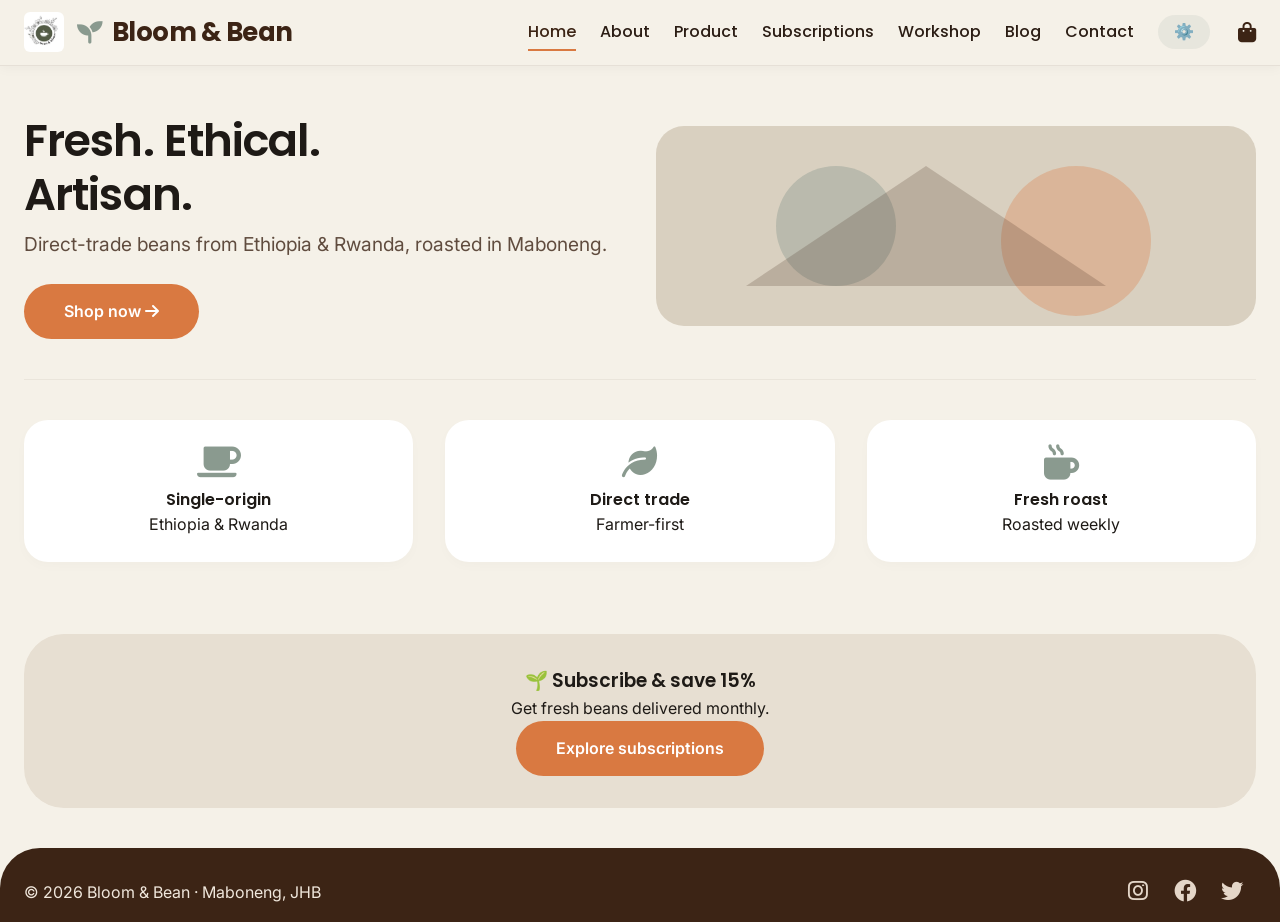
<file: Research/index.html>
<!DOCTYPE html>
<html lang="en">
<head>
  <meta charset="UTF-8" />
  <meta name="viewport" content="width=device-width, initial-scale=1.0, maximum-scale=1.5, user-scalable=yes" />
  <title>Bloom & Bean · Home</title>
  <link rel="preconnect" href="https://fonts.googleapis.com">
  <link rel="preconnect" href="https://fonts.gstatic.com" crossorigin>
  <link href="https://fonts.googleapis.com/css2?family=Inter:opsz@14..32&family=Poppins:wght@400;600;700&display=swap" rel="stylesheet">
  <link rel="stylesheet" href="https://cdnjs.cloudflare.com/ajax/libs/font-awesome/6.0.0-beta3/css/all.min.css">
  <style>
    * { margin:0; padding:0; box-sizing:border-box; }
    body { font-family:'Inter',sans-serif; background:#F5F1E8; color:#1e1a16; line-height:1.6; }
    h1,h2,h3,h4,.nav-links a,.btn { font-family:'Poppins',sans-serif; font-weight:600; }
    h1 { font-size:2.8rem; letter-spacing:-0.02em; }
    h2 { font-size:2.2rem; margin-bottom:0.75rem; }
    .container { max-width:1280px; margin:0 auto; padding:0 1.5rem; }
    .btn-terracotta { background:#D97941; color:#fff; border:none; padding:0.9rem 2.5rem; border-radius:60px; font-weight:600; text-decoration:none; display:inline-block; transition:0.2s; }
    .btn-terracotta:hover { background:#c16a35; }
    header { position:sticky; top:0; z-index:100; background:#F5F1E8; box-shadow:0 2px 12px rgba(0,0,0,0.04); padding:0.75rem 0; border-bottom:1px solid rgba(60,36,21,0.08); }
    .nav-wrapper { display:flex; align-items:center; justify-content:space-between; flex-wrap:wrap; }
    .logo a { font-family:'Poppins',sans-serif; font-weight:700; font-size:1.6rem; color:#3C2415; text-decoration:none; letter-spacing:-0.5px; display:flex; align-items:center; gap:0.6rem; }
    .logo i { color:#8A9A8F; margin-left:0.2rem; }
    .site-logo { height:40px; width:auto; display:block; border-radius:6px; }
    .nav-links { display:flex; gap:1.5rem; align-items:center; flex-wrap:wrap; }
    .nav-links a { color:#2b1d14; text-decoration:none; font-weight:500; font-size:1rem; transition:0.2s; padding:0.3rem 0; border-bottom:2px solid transparent; }
    .nav-links a:hover, .nav-links a.active { border-bottom-color:#D97941; color:#3C2415; }
    .cart-icon { font-size:1.3rem; color:#3C2415; margin-left:0.25rem; }
    .hamburger { display:none; font-size:1.8rem; background:none; border:none; color:#3C2415; cursor:pointer; }
    .hero { padding:3rem 0 2.5rem; display:flex; flex-wrap:wrap; align-items:center; gap:2rem; border-bottom:1px solid rgba(60,36,21,0.06); }
    .hero-text { flex:1 1 300px; }
    .hero-image { flex:1 1 300px; background:#d9d0c0; border-radius:28px; min-height:200px; background-image:url('data:image/svg+xml;utf8,<svg xmlns="http://www.w3.org/2000/svg" viewBox="0 0 400 200"><rect width="400" height="200" fill="%23d9d0c0"/><circle cx="120" cy="100" r="40" fill="%238A9A8F" opacity="0.4"/><circle cx="280" cy="110" r="50" fill="%23D97941" opacity="0.3"/><path d="M60 140 L180 60 L300 140 Z" fill="%233C2415" opacity="0.2"/></svg>'); background-size:cover; background-position:center; }
    .hero h1 { font-size:2.8rem; line-height:1.2; }
    .hero .sub { font-size:1.2rem; color:#3C2415; opacity:0.8; margin:0.5rem 0 1.5rem; }
    .features { display:grid; grid-template-columns:repeat(auto-fit,minmax(180px,1fr)); gap:2rem; padding:2.5rem 0; }
    .feature-card { background:#fff; padding:1.5rem 1rem; border-radius:24px; text-align:center; box-shadow:0 4px 12px rgba(0,0,0,0.02); }
    .feature-card i { font-size:2.2rem; color:#8A9A8F; margin-bottom:0.5rem; }
    .cta-block { background:#e7dfd2; border-radius:40px; padding:2rem; text-align:center; margin:2rem 0; }
    footer { background:#3C2415; color:#f0e7dc; padding:2rem 0 1rem; margin-top:2.5rem; border-radius:40px 40px 0 0; }
    footer .container { display:flex; flex-wrap:wrap; justify-content:space-between; align-items:center; }
    footer a { color:#e4d6c8; margin:0 0.5rem; }
    footer .social i { font-size:1.4rem; margin:0 0.3rem; }
    @media (max-width:768px) { .hamburger { display:block; } .nav-links { display:none; width:100%; flex-direction:column; align-items:start; padding:1rem 0 0.5rem; gap:0.7rem; } .nav-links.open { display:flex; } .hero h1 { font-size:2rem; } }
  </style>
</head>
<body>
<header>
  <div class="container nav-wrapper">
    <div class="logo"><a href="index.html"><img src="Image/BloomAndBean.jpg" alt="Bloom & Bean" class="site-logo"><i class="fas fa-seedling"></i> Bloom & Bean</a></div>
    <button class="hamburger" id="hamburger"><i class="fas fa-bars"></i></button>
    <nav class="nav-links" id="navLinks">
      <a href="index.html" class="active">Home</a>
      <a href="about.html">About</a>
      <a href="product.html">Product</a>
      <a href="subscriptions.html">Subscriptions</a>
      <a href="workshop.html">Workshop</a>
      <a href="blog.html">Blog</a>
      <a href="contact.html">Contact</a>
      <a href="functionality.html" style="background:#8A9A8F20; padding:0.2rem 1rem; border-radius:40px;">⚙️</a>
      <span class="cart-icon"><i class="fas fa-shopping-bag"></i></span>
    </nav>
  </div>
</header>
<main class="container">
  <section class="hero">
    <div class="hero-text">
      <h1>Fresh. Ethical. <br>Artisan.</h1>
      <p class="sub">Direct-trade beans from Ethiopia & Rwanda, roasted in Maboneng.</p>
      <a href="product.html" class="btn-terracotta">Shop now <i class="fas fa-arrow-right"></i></a>
    </div>
    <div class="hero-image"></div>
  </section>
  <div class="features">
    <div class="feature-card"><i class="fas fa-coffee"></i><h4>Single-origin</h4><p>Ethiopia & Rwanda</p></div>
    <div class="feature-card"><i class="fas fa-leaf"></i><h4>Direct trade</h4><p>Farmer-first</p></div>
    <div class="feature-card"><i class="fas fa-mug-hot"></i><h4>Fresh roast</h4><p>Roasted weekly</p></div>
  </div>
  <div class="cta-block">
    <h3>🌱 Subscribe & save 15%</h3>
    <p>Get fresh beans delivered monthly.</p>
    <a href="subscriptions.html" class="btn-terracotta">Explore subscriptions</a>
  </div>
</main>
<footer><div class="container"><div>© 2026 Bloom & Bean · Maboneng, JHB</div><div class="social"><a href="#"><i class="fab fa-instagram"></i></a><a href="#"><i class="fab fa-facebook"></i></a><a href="#"><i class="fab fa-twitter"></i></a></div></div></footer>
<script>
  document.getElementById('hamburger').addEventListener('click', function(){ document.getElementById('navLinks').classList.toggle('open'); });
</script>
</body>
</html>
</file>
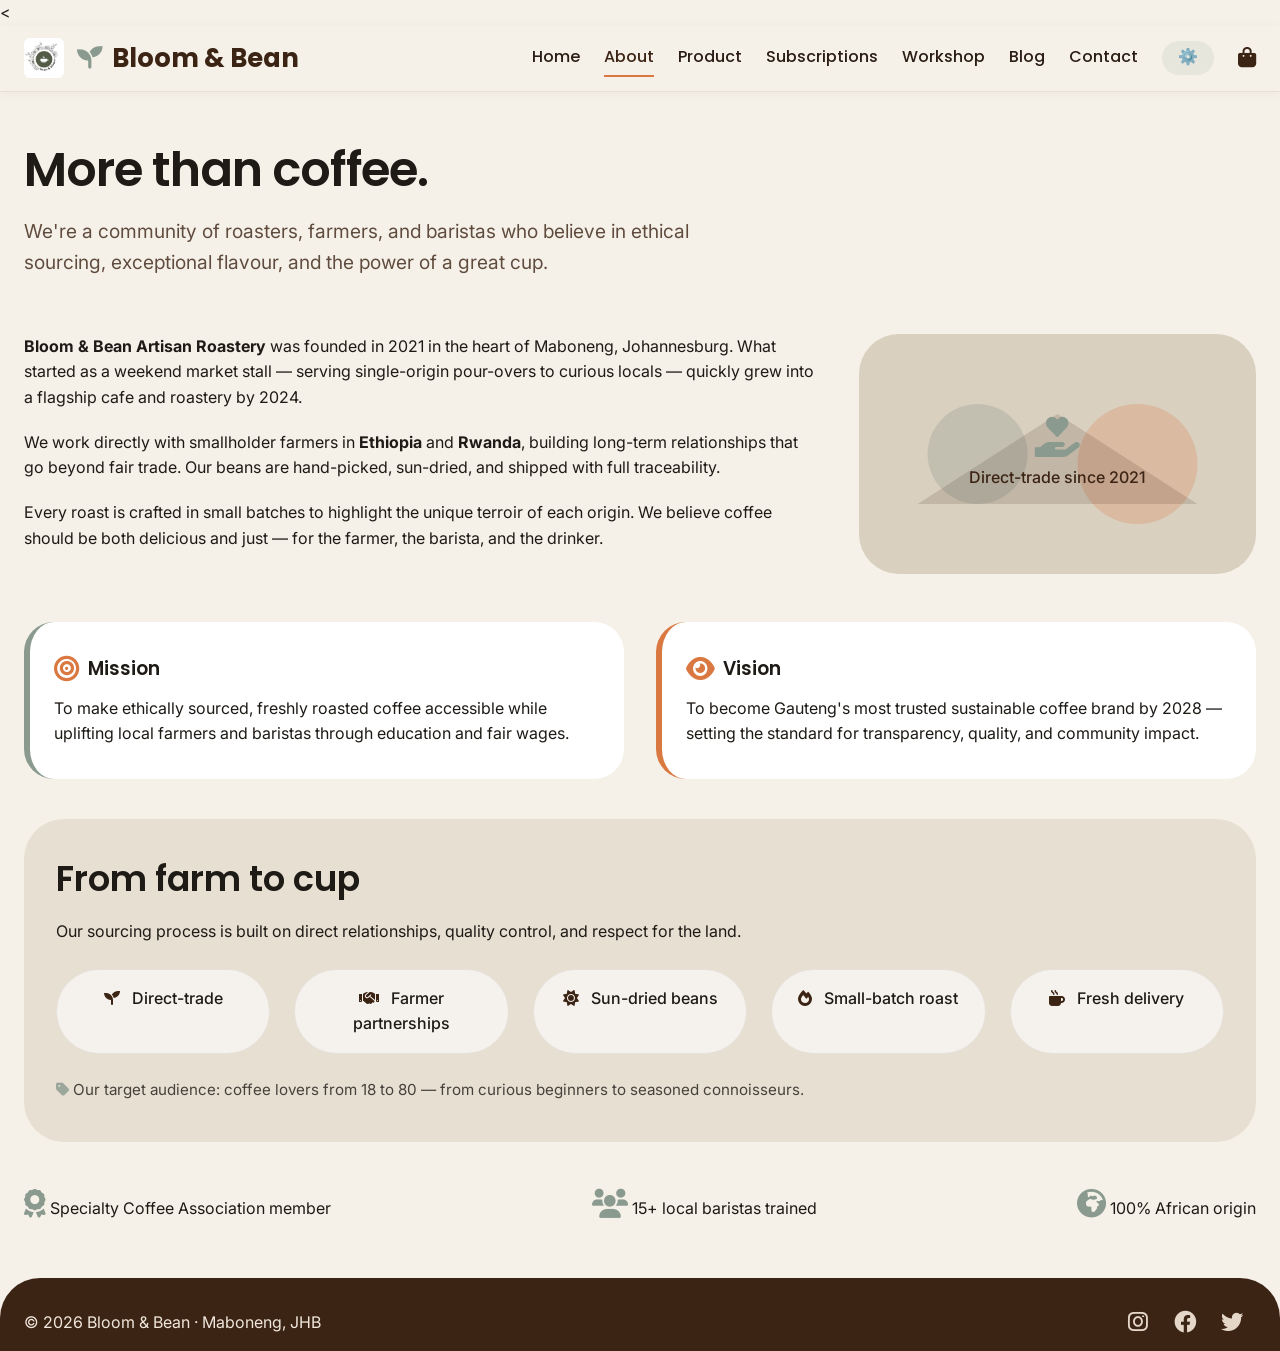
<file: Research/about.html>
<<!DOCTYPE html>
<html lang="en">
<head>
  <meta charset="UTF-8" />
  <meta name="viewport" content="width=device-width, initial-scale=1.0" />
  <title>About · Bloom & Bean</title>
  <link rel="preconnect" href="https://fonts.googleapis.com">
  <link rel="preconnect" href="https://fonts.gstatic.com" crossorigin>
  <link href="https://fonts.googleapis.com/css2?family=Inter:opsz@14..32&family=Poppins:wght@400;600;700&display=swap" rel="stylesheet">
  <link rel="stylesheet" href="https://cdnjs.cloudflare.com/ajax/libs/font-awesome/6.0.0-beta3/css/all.min.css">
  <style>
    * { margin:0; padding:0; box-sizing:border-box; }
    body { font-family:'Inter',sans-serif; background:#F5F1E8; color:#1e1a16; line-height:1.6; }
    h1,h2,h3,h4,.nav-links a,.btn { font-family:'Poppins',sans-serif; font-weight:600; }
    h1 { font-size:2.8rem; letter-spacing:-0.02em; }
    h2 { font-size:2.2rem; margin-bottom:0.75rem; }
    .container { max-width:1280px; margin:0 auto; padding:0 1.5rem; }
    .btn-terracotta { background:#D97941; color:#fff; border:none; padding:0.9rem 2.5rem; border-radius:60px; font-weight:600; text-decoration:none; display:inline-block; transition:0.2s; }
    .btn-terracotta:hover { background:#c16a35; }
    header { position:sticky; top:0; z-index:100; background:#F5F1E8; box-shadow:0 2px 12px rgba(0,0,0,0.04); padding:0.75rem 0; border-bottom:1px solid rgba(60,36,21,0.08); }
    .nav-wrapper { display:flex; align-items:center; justify-content:space-between; flex-wrap:wrap; }
    .logo a { font-family:'Poppins',sans-serif; font-weight:700; font-size:1.6rem; color:#3C2415; text-decoration:none; display:flex; align-items:center; gap:0.6rem; }
    .logo i { color:#8A9A8F; margin-left:0.2rem; }
    .site-logo { height:40px; width:auto; display:block; border-radius:6px; }
    .nav-links { display:flex; gap:1.5rem; align-items:center; flex-wrap:wrap; }
    .nav-links a { color:#2b1d14; text-decoration:none; font-weight:500; font-size:1rem; padding:0.3rem 0; border-bottom:2px solid transparent; }
    .nav-links a:hover, .nav-links a.active { border-bottom-color:#D97941; color:#3C2415; }
    .cart-icon { font-size:1.3rem; color:#3C2415; }
    .hamburger { display:none; font-size:1.8rem; background:none; border:none; color:#3C2415; cursor:pointer; }
    .about-hero { padding:2.5rem 0 1.5rem; }
    .about-hero h1 { font-size:3rem; margin-bottom:0.5rem; }
    .about-hero .subhead { font-size:1.2rem; color:#3C2415; opacity:0.8; max-width:700px; }
    .story-grid { display:flex; flex-wrap:wrap; gap:2.5rem; margin:2rem 0 3rem; }
    .story-text { flex:2; min-width:280px; }
    .story-text p { margin-bottom:1.2rem; }
    .story-image { flex:1; min-height:240px; background:#d9d0c0; border-radius:40px; display:flex; align-items:center; justify-content:center; flex-direction:column; background-image:url('data:image/svg+xml;utf8,<svg xmlns="http://www.w3.org/2000/svg" viewBox="0 0 400 240"><rect width="400" height="240" fill="%23d9d0c0"/><circle cx="120" cy="120" r="50" fill="%238A9A8F" opacity="0.3"/><circle cx="280" cy="130" r="60" fill="%23D97941" opacity="0.25"/><path d="M60 170 L200 80 L340 170 Z" fill="%233C2415" opacity="0.15"/></svg>'); background-size:cover; background-position:center; color:#3C2415; font-weight:500; }
    .story-image i { font-size:2.5rem; color:#8A9A8F; margin-bottom:0.5rem; }
    .mv-grid { display:grid; grid-template-columns:repeat(auto-fit,minmax(240px,1fr)); gap:2rem; margin:2rem 0; }
    .mv-card { background:#fff; padding:2rem 1.5rem; border-radius:30px; border-left:6px solid #8A9A8F; }
    .mv-card h3 { display:flex; align-items:center; gap:0.5rem; margin-bottom:0.75rem; }
    .mv-card i { color:#D97941; font-size:1.6rem; }
    .sourcing { background:#e7dfd2; border-radius:40px; padding:2rem 2rem 2.5rem; margin:2.5rem 0; }
    .sourcing-steps { display:flex; flex-wrap:wrap; gap:1.5rem; justify-content:space-between; }
    .step { flex:1 1 140px; background:rgba(255,255,255,0.6); backdrop-filter:blur(2px); border-radius:60px; padding:1rem 1.5rem; text-align:center; font-weight:500; border:1px solid rgba(60,36,21,0.08); }
    .step i { color:#3C2415; margin-right:8px; }
    footer { background:#3C2415; color:#f0e7dc; padding:2rem 0 1rem; margin-top:2.5rem; border-radius:40px 40px 0 0; }
    footer .container { display:flex; flex-wrap:wrap; justify-content:space-between; align-items:center; }
    footer a { color:#e4d6c8; margin:0 0.5rem; }
    footer .social i { font-size:1.4rem; margin:0 0.3rem; }
    @media (max-width:768px) { .hamburger { display:block; } .nav-links { display:none; width:100%; flex-direction:column; align-items:start; padding:1rem 0 0.5rem; gap:0.7rem; } .nav-links.open { display:flex; } .about-hero h1 { font-size:2.2rem; } .step { flex:1 1 100%; } }
  </style>
</head>
<body>
<header>
  <div class="container nav-wrapper">
    <div class="logo"><a href="index.html"><img src="Image/BloomAndBean.jpg" alt="Bloom & Bean" class="site-logo"><i class="fas fa-seedling"></i> Bloom & Bean</a></div>
    <button class="hamburger" id="hamburger"><i class="fas fa-bars"></i></button>
    <nav class="nav-links" id="navLinks">
      <a href="index.html">Home</a>
      <a href="about.html" class="active">About</a>
      <a href="product.html">Product</a>
      <a href="subscriptions.html">Subscriptions</a>
      <a href="workshop.html">Workshop</a>
      <a href="blog.html">Blog</a>
      <a href="contact.html">Contact</a>
      <a href="functionality.html" style="background:#8A9A8F20; padding:0.2rem 1rem; border-radius:40px;">⚙️</a>
      <span class="cart-icon"><i class="fas fa-shopping-bag"></i></span>
    </nav>
  </div>
</header>
<main class="container">
  <section class="about-hero">
    <h1>More than coffee.</h1>
    <p class="subhead">We're a community of roasters, farmers, and baristas who believe in ethical sourcing, exceptional flavour, and the power of a great cup.</p>
  </section>
  <div class="story-grid">
    <div class="story-text">
      <p><strong>Bloom & Bean Artisan Roastery</strong> was founded in 2021 in the heart of Maboneng, Johannesburg. What started as a weekend market stall — serving single-origin pour-overs to curious locals — quickly grew into a flagship cafe and roastery by 2024.</p>
      <p>We work directly with smallholder farmers in <strong>Ethiopia</strong> and <strong>Rwanda</strong>, building long-term relationships that go beyond fair trade. Our beans are hand-picked, sun-dried, and shipped with full traceability.</p>
      <p>Every roast is crafted in small batches to highlight the unique terroir of each origin. We believe coffee should be both delicious and just — for the farmer, the barista, and the drinker.</p>
    </div>
    <div class="story-image"><i class="fas fa-hand-holding-heart"></i><span>Direct-trade since 2021</span></div>
  </div>
  <div class="mv-grid">
    <div class="mv-card"><h3><i class="fas fa-bullseye"></i> Mission</h3><p>To make ethically sourced, freshly roasted coffee accessible while uplifting local farmers and baristas through education and fair wages.</p></div>
    <div class="mv-card" style="border-left-color:#D97941;"><h3><i class="fas fa-eye"></i> Vision</h3><p>To become Gauteng's most trusted sustainable coffee brand by 2028 — setting the standard for transparency, quality, and community impact.</p></div>
  </div>
  <div class="sourcing">
    <h2> From farm to cup</h2>
    <p style="margin-bottom:1.5rem;">Our sourcing process is built on direct relationships, quality control, and respect for the land.</p>
    <div class="sourcing-steps">
      <div class="step"><i class="fas fa-seedling"></i> Direct-trade</div>
      <div class="step"><i class="fas fa-handshake"></i> Farmer partnerships</div>
      <div class="step"><i class="fas fa-sun"></i> Sun-dried beans</div>
      <div class="step"><i class="fas fa-fire"></i> Small-batch roast</div>
      <div class="step"><i class="fas fa-mug-hot"></i> Fresh delivery</div>
    </div>
    <p style="margin-top:1.5rem; font-size:0.95rem; opacity:0.8;"><i class="fas fa-tag" style="color:#8A9A8F;"></i> Our target audience: coffee lovers from 18 to 80 — from curious beginners to seasoned connoisseurs.</p>
  </div>
  <div style="display:flex; flex-wrap:wrap; gap:1.5rem; justify-content:space-between; align-items:center; padding:0.5rem 0 1rem;">
    <div><i class="fas fa-award" style="color:#8A9A8F; font-size:1.8rem;"></i> Specialty Coffee Association member</div>
    <div><i class="fas fa-users" style="color:#8A9A8F; font-size:1.8rem;"></i> 15+ local baristas trained</div>
    <div><i class="fas fa-globe-africa" style="color:#8A9A8F; font-size:1.8rem;"></i> 100% African origin</div>
  </div>
</main>
<footer><div class="container"><div>© 2026 Bloom & Bean · Maboneng, JHB</div><div class="social"><a href="#"><i class="fab fa-instagram"></i></a><a href="#"><i class="fab fa-facebook"></i></a><a href="#"><i class="fab fa-twitter"></i></a></div></div></footer>
<script>
  document.getElementById('hamburger').addEventListener('click', function(){ document.getElementById('navLinks').classList.toggle('open'); });
</script>
</body>
</html>
</file>
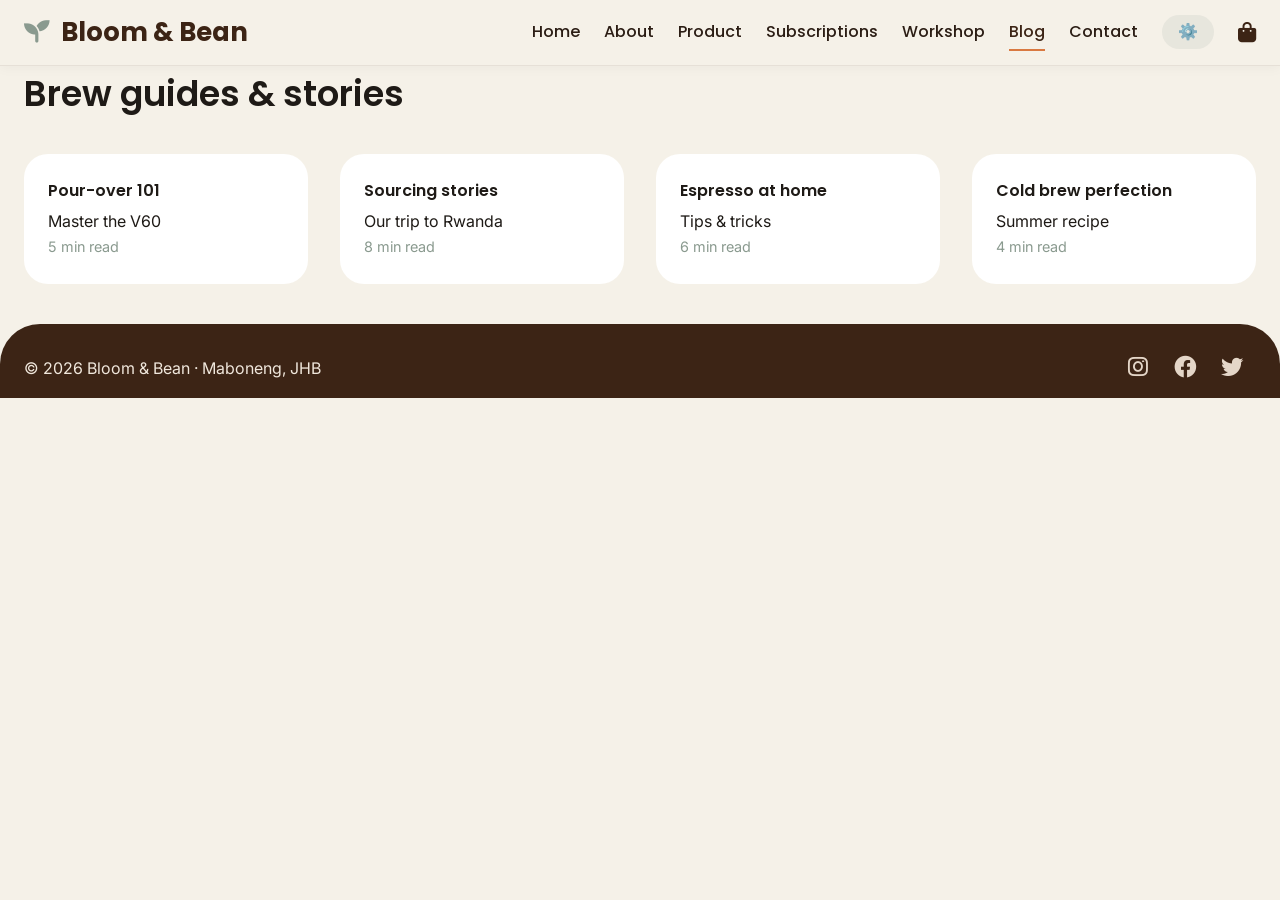
<file: Research/blog.html>
<!DOCTYPE html>
<html lang="en">
<head>
  <meta charset="UTF-8" />
  <meta name="viewport" content="width=device-width, initial-scale=1.0" />
  <title>Blog · Bloom & Bean</title>
  <link rel="preconnect" href="https://fonts.googleapis.com">
  <link rel="preconnect" href="https://fonts.gstatic.com" crossorigin>
  <link href="https://fonts.googleapis.com/css2?family=Inter:opsz@14..32&family=Poppins:wght@400;600;700&display=swap" rel="stylesheet">
  <link rel="stylesheet" href="https://cdnjs.cloudflare.com/ajax/libs/font-awesome/6.0.0-beta3/css/all.min.css">
  <style>
    * { margin:0; padding:0; box-sizing:border-box; }
    body { font-family:'Inter',sans-serif; background:#F5F1E8; color:#1e1a16; line-height:1.6; }
    h1,h2,h3,h4,.nav-links a,.btn { font-family:'Poppins',sans-serif; font-weight:600; }
    h2 { font-size:2.2rem; margin-bottom:0.75rem; }
    .container { max-width:1280px; margin:0 auto; padding:0 1.5rem; }
    header { position:sticky; top:0; z-index:100; background:#F5F1E8; box-shadow:0 2px 12px rgba(0,0,0,0.04); padding:0.75rem 0; border-bottom:1px solid rgba(60,36,21,0.08); }
    .nav-wrapper { display:flex; align-items:center; justify-content:space-between; flex-wrap:wrap; }
    .logo a { font-family:'Poppins',sans-serif; font-weight:700; font-size:1.6rem; color:#3C2415; text-decoration:none; }
    .logo i { color:#8A9A8F; margin-right:6px; }
    .nav-links { display:flex; gap:1.5rem; align-items:center; flex-wrap:wrap; }
    .nav-links a { color:#2b1d14; text-decoration:none; font-weight:500; font-size:1rem; padding:0.3rem 0; border-bottom:2px solid transparent; }
    .nav-links a:hover, .nav-links a.active { border-bottom-color:#D97941; color:#3C2415; }
    .cart-icon { font-size:1.3rem; color:#3C2415; }
    .hamburger { display:none; font-size:1.8rem; background:none; border:none; color:#3C2415; cursor:pointer; }
    .blog-grid { display:grid; grid-template-columns:repeat(auto-fit,minmax(220px,1fr)); gap:2rem; margin:2rem 0; }
    .blog-card { background:#fff; border-radius:24px; padding:1.5rem; }
    .blog-card h4 { margin-bottom:0.3rem; }
    .blog-card .meta { color:#8A9A8F; font-size:0.9rem; }
    footer { background:#3C2415; color:#f0e7dc; padding:2rem 0 1rem; margin-top:2.5rem; border-radius:40px 40px 0 0; }
    footer .container { display:flex; flex-wrap:wrap; justify-content:space-between; align-items:center; }
    footer a { color:#e4d6c8; margin:0 0.5rem; }
    footer .social i { font-size:1.4rem; margin:0 0.3rem; }
    @media (max-width:768px) { .hamburger { display:block; } .nav-links { display:none; width:100%; flex-direction:column; align-items:start; padding:1rem 0 0.5rem; gap:0.7rem; } .nav-links.open { display:flex; } }
  </style>
</head>
<body>
<header>
  <div class="container nav-wrapper">
    <div class="logo"><a href="index.html"><i class="fas fa-seedling"></i> Bloom & Bean</a></div>
    <button class="hamburger" id="hamburger"><i class="fas fa-bars"></i></button>
    <nav class="nav-links" id="navLinks">
      <a href="index.html">Home</a>
      <a href="about.html">About</a>
      <a href="product.html">Product</a>
      <a href="subscriptions.html">Subscriptions</a>
      <a href="workshop.html">Workshop</a>
      <a href="blog.html" class="active">Blog</a>
      <a href="contact.html">Contact</a>
      <a href="functionality.html" style="background:#8A9A8F20; padding:0.2rem 1rem; border-radius:40px;">⚙️</a>
      <span class="cart-icon"><i class="fas fa-shopping-bag"></i></span>
    </nav>
  </div>
</header>
<main class="container">
  <h2>Brew guides & stories</h2>
  <div class="blog-grid">
    <div class="blog-card"><h4>Pour-over 101</h4><p>Master the V60</p><span class="meta">5 min read</span></div>
    <div class="blog-card"><h4>Sourcing stories</h4><p>Our trip to Rwanda</p><span class="meta">8 min read</span></div>
    <div class="blog-card"><h4>Espresso at home</h4><p>Tips & tricks</p><span class="meta">6 min read</span></div>
    <div class="blog-card"><h4>Cold brew perfection</h4><p>Summer recipe</p><span class="meta">4 min read</span></div>
  </div>
</main>
<footer><div class="container"><div>© 2026 Bloom & Bean · Maboneng, JHB</div><div class="social"><a href="#"><i class="fab fa-instagram"></i></a><a href="#"><i class="fab fa-facebook"></i></a><a href="#"><i class="fab fa-twitter"></i></a></div></div></footer>
<script>
  document.getElementById('hamburger').addEventListener('click', function(){ document.getElementById('navLinks').classList.toggle('open'); });
</script>
</body>
</html>
</file>
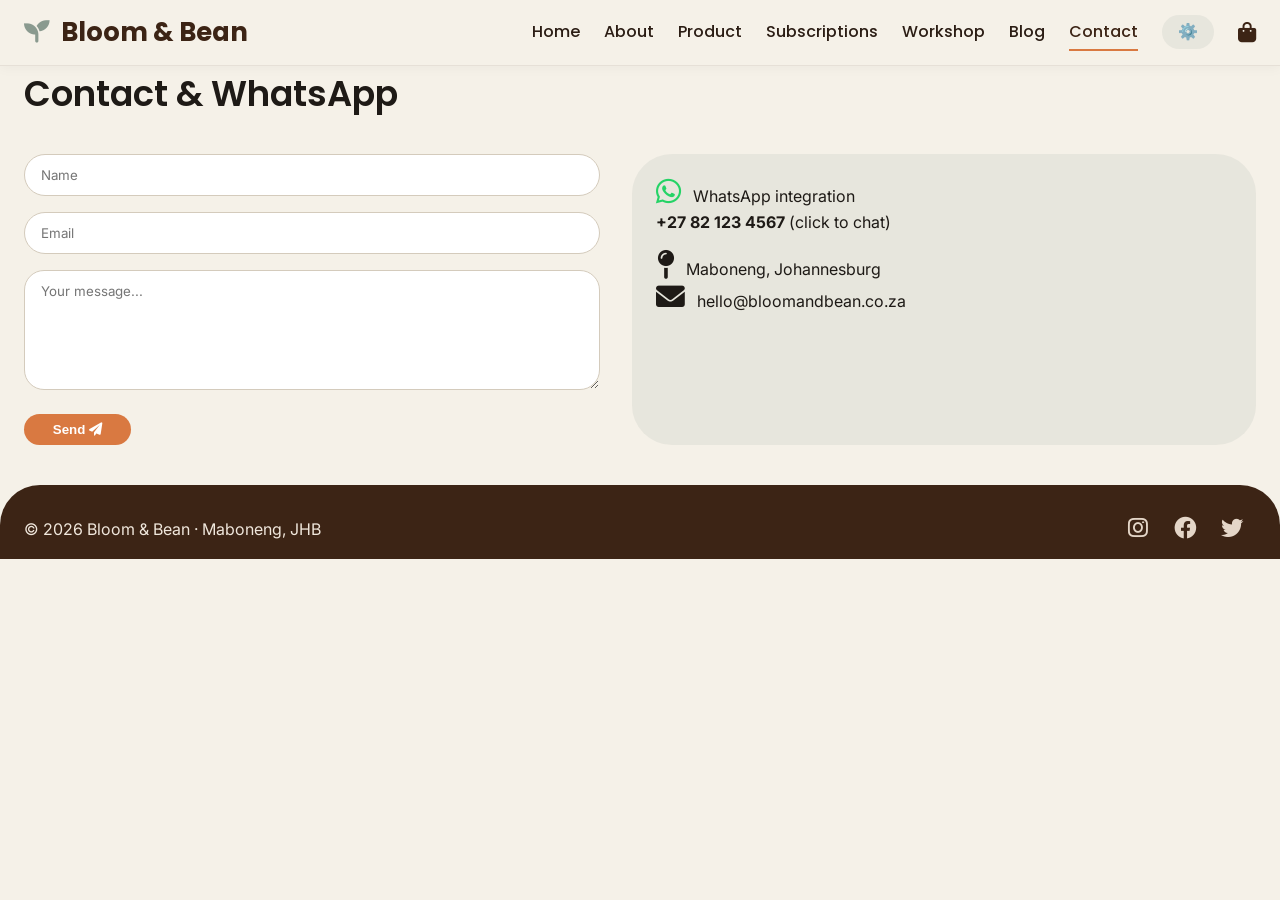
<file: Research/contact.html>
<!DOCTYPE html>
<html lang="en">
<head>
  <meta charset="UTF-8" />
  <meta name="viewport" content="width=device-width, initial-scale=1.0" />
  <title>Contact · Bloom & Bean</title>
  <link rel="preconnect" href="https://fonts.googleapis.com">
  <link rel="preconnect" href="https://fonts.gstatic.com" crossorigin>
  <link href="https://fonts.googleapis.com/css2?family=Inter:opsz@14..32&family=Poppins:wght@400;600;700&display=swap" rel="stylesheet">
  <link rel="stylesheet" href="https://cdnjs.cloudflare.com/ajax/libs/font-awesome/6.0.0-beta3/css/all.min.css">
  <style>
    * { margin:0; padding:0; box-sizing:border-box; }
    body { font-family:'Inter',sans-serif; background:#F5F1E8; color:#1e1a16; line-height:1.6; }
    h1,h2,h3,h4,.nav-links a,.btn { font-family:'Poppins',sans-serif; font-weight:600; }
    h2 { font-size:2.2rem; margin-bottom:0.75rem; }
    .container { max-width:1280px; margin:0 auto; padding:0 1.5rem; }
    .btn-terracotta { background:#D97941; color:#fff; border:none; padding:0.5rem 1.8rem; border-radius:60px; font-weight:600; cursor:pointer; transition:0.2s; }
    .btn-terracotta:hover { background:#c16a35; }
    header { position:sticky; top:0; z-index:100; background:#F5F1E8; box-shadow:0 2px 12px rgba(0,0,0,0.04); padding:0.75rem 0; border-bottom:1px solid rgba(60,36,21,0.08); }
    .nav-wrapper { display:flex; align-items:center; justify-content:space-between; flex-wrap:wrap; }
    .logo a { font-family:'Poppins',sans-serif; font-weight:700; font-size:1.6rem; color:#3C2415; text-decoration:none; }
    .logo i { color:#8A9A8F; margin-right:6px; }
    .nav-links { display:flex; gap:1.5rem; align-items:center; flex-wrap:wrap; }
    .nav-links a { color:#2b1d14; text-decoration:none; font-weight:500; font-size:1rem; padding:0.3rem 0; border-bottom:2px solid transparent; }
    .nav-links a:hover, .nav-links a.active { border-bottom-color:#D97941; color:#3C2415; }
    .cart-icon { font-size:1.3rem; color:#3C2415; }
    .hamburger { display:none; font-size:1.8rem; background:none; border:none; color:#3C2415; cursor:pointer; }
    .contact-grid { display:flex; flex-wrap:wrap; gap:2rem; margin:2rem 0; }
    .contact-form { flex:1; min-width:260px; }
    .contact-form input, .contact-form textarea { width:100%; padding:0.75rem 1rem; border-radius:40px; border:1px solid #d4cbbc; margin-bottom:1rem; font-family:'Inter',sans-serif; }
    .contact-form textarea { border-radius:20px; min-height:120px; }
    .contact-info { flex:1; min-width:240px; background:#8A9A8F20; border-radius:40px; padding:1.5rem; }
    .contact-info i { font-size:1.8rem; margin-right:0.5rem; }
    .whatsapp { color:#25D366; }
    footer { background:#3C2415; color:#f0e7dc; padding:2rem 0 1rem; margin-top:2.5rem; border-radius:40px 40px 0 0; }
    footer .container { display:flex; flex-wrap:wrap; justify-content:space-between; align-items:center; }
    footer a { color:#e4d6c8; margin:0 0.5rem; }
    footer .social i { font-size:1.4rem; margin:0 0.3rem; }
    @media (max-width:768px) { .hamburger { display:block; } .nav-links { display:none; width:100%; flex-direction:column; align-items:start; padding:1rem 0 0.5rem; gap:0.7rem; } .nav-links.open { display:flex; } }
  </style>
</head>
<body>
<header>
  <div class="container nav-wrapper">
    <div class="logo"><a href="index.html"><i class="fas fa-seedling"></i> Bloom & Bean</a></div>
    <button class="hamburger" id="hamburger"><i class="fas fa-bars"></i></button>
    <nav class="nav-links" id="navLinks">
      <a href="index.html">Home</a>
      <a href="about.html">About</a>
      <a href="product.html">Product</a>
      <a href="subscriptions.html">Subscriptions</a>
      <a href="workshop.html">Workshop</a>
      <a href="blog.html">Blog</a>
      <a href="contact.html" class="active">Contact</a>
      <a href="functionality.html" style="background:#8A9A8F20; padding:0.2rem 1rem; border-radius:40px;">⚙️</a>
      <span class="cart-icon"><i class="fas fa-shopping-bag"></i></span>
    </nav>
  </div>
</header>
<main class="container">
  <h2>Contact & WhatsApp</h2>
  <div class="contact-grid">
    <div class="contact-form">
      <form onsubmit="alert('Message sent! (demo)'); return false;">
        <input type="text" placeholder="Name" required>
        <input type="email" placeholder="Email" required>
        <textarea placeholder="Your message..."></textarea>
        <button type="submit" class="btn-terracotta">Send <i class="fas fa-paper-plane"></i></button>
      </form>
    </div>
    <div class="contact-info">
      <p><i class="fab fa-whatsapp whatsapp"></i> WhatsApp integration</p>
      <p><strong>+27 82 123 4567</strong> (click to chat)</p>
      <p style="margin-top:1rem;"><i class="fas fa-map-pin"></i> Maboneng, Johannesburg</p>
      <p><i class="fas fa-envelope"></i> hello@bloomandbean.co.za</p>
    </div>
  </div>
</main>
<footer><div class="container"><div>© 2026 Bloom & Bean · Maboneng, JHB</div><div class="social"><a href="#"><i class="fab fa-instagram"></i></a><a href="#"><i class="fab fa-facebook"></i></a><a href="#"><i class="fab fa-twitter"></i></a></div></div></footer>
<script>
  document.getElementById('hamburger').addEventListener('click', function(){ document.getElementById('navLinks').classList.toggle('open'); });
</script>
</body>
</html>
</file>
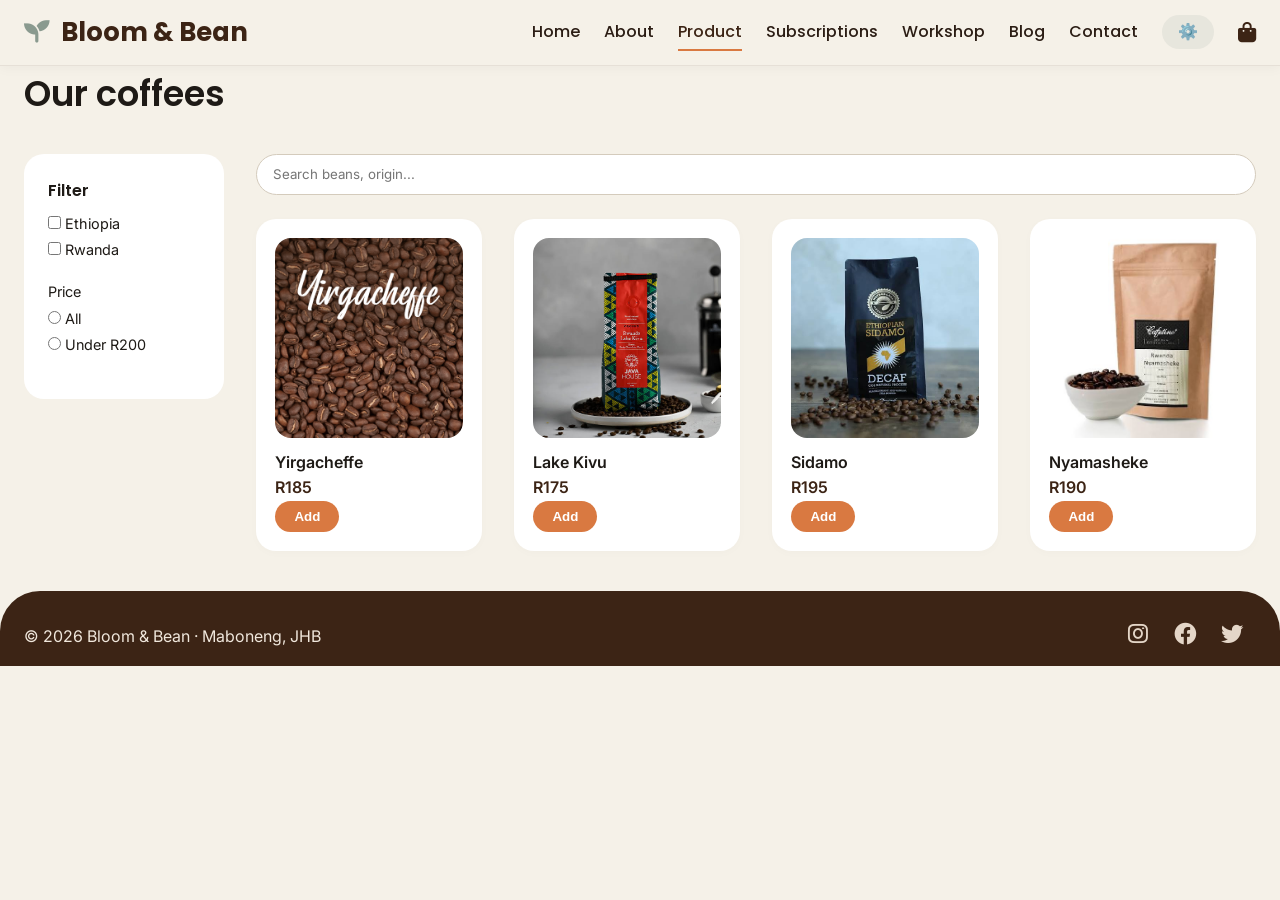
<file: Research/product.html>
<!DOCTYPE html>
<html lang="en">
<head>
  <meta charset="UTF-8" />
  <meta name="viewport" content="width=device-width, initial-scale=1.0" />
  <title>Products · Bloom & Bean</title>
  <link rel="preconnect" href="https://fonts.googleapis.com">
  <link rel="preconnect" href="https://fonts.gstatic.com" crossorigin>
  <link href="https://fonts.googleapis.com/css2?family=Inter:opsz@14..32&family=Poppins:wght@400;600;700&display=swap" rel="stylesheet">
  <link rel="stylesheet" href="https://cdnjs.cloudflare.com/ajax/libs/font-awesome/6.0.0-beta3/css/all.min.css">
  <style>
    * { margin:0; padding:0; box-sizing:border-box; }
    body { font-family:'Inter',sans-serif; background:#F5F1E8; color:#1e1a16; line-height:1.6; }
    h1,h2,h3,h4,.nav-links a,.btn { font-family:'Poppins',sans-serif; font-weight:600; }
    h2 { font-size:2.2rem; margin-bottom:0.75rem; }
    .container { max-width:1280px; margin:0 auto; padding:0 1.5rem; }
    .btn-terracotta { background:#D97941; color:#fff; border:none; padding:0.5rem 1.2rem; border-radius:60px; font-weight:600; cursor:pointer; transition:0.2s; }
    .btn-terracotta:hover { background:#c16a35; }
    header { position:sticky; top:0; z-index:100; background:#F5F1E8; box-shadow:0 2px 12px rgba(0,0,0,0.04); padding:0.75rem 0; border-bottom:1px solid rgba(60,36,21,0.08); }
    .nav-wrapper { display:flex; align-items:center; justify-content:space-between; flex-wrap:wrap; }
    .logo a { font-family:'Poppins',sans-serif; font-weight:700; font-size:1.6rem; color:#3C2415; text-decoration:none; }
    .logo i { color:#8A9A8F; margin-right:6px; }
    .nav-links { display:flex; gap:1.5rem; align-items:center; flex-wrap:wrap; }
    .nav-links a { color:#2b1d14; text-decoration:none; font-weight:500; font-size:1rem; padding:0.3rem 0; border-bottom:2px solid transparent; }
    .nav-links a:hover, .nav-links a.active { border-bottom-color:#D97941; color:#3C2415; }
    .cart-icon { font-size:1.3rem; color:#3C2415; }
    .hamburger { display:none; font-size:1.8rem; background:none; border:none; color:#3C2415; cursor:pointer; }
    .shop-layout { display:flex; flex-wrap:wrap; gap:2rem; margin:2rem 0; }
    .shop-filters { flex:0 0 200px; background:#fff; padding:1.5rem; border-radius:20px; height:fit-content; }
    .shop-filters h4 { margin-bottom:0.5rem; }
    .filter-group { margin-bottom:1.2rem; }
    .filter-group label { display:block; font-size:0.9rem; margin:0.2rem 0; }
    .shop-products { flex:1; }
    .search-bar { width:100%; padding:0.7rem 1rem; border-radius:60px; border:1px solid #d4cbbc; background:#fff; margin-bottom:1.5rem; font-family:'Inter',sans-serif; }
    .product-grid { display:grid; grid-template-columns:repeat(auto-fill,minmax(200px,1fr)); gap:2rem; }
    .product-item { background:#fff; border-radius:20px; padding:1.2rem; box-shadow:0 2px 10px rgba(0,0,0,0.02); transition:0.2s; }
    .product-item:hover { transform:translateY(-4px); }
    .product-img { background:#e8e0d4; height:200px; border-radius:16px; display:flex; align-items:center; justify-content:center; color:#3C2415; font-weight:500; margin-bottom:0.75rem; overflow:hidden; }
    .product-img img { width:100%; height:100%; object-fit:cover; display:block; }
    .product-title { font-weight:600; }
    .product-price { font-weight:600; color:#3C2415; }
    footer { background:#3C2415; color:#f0e7dc; padding:2rem 0 1rem; margin-top:2.5rem; border-radius:40px 40px 0 0; }
    footer .container { display:flex; flex-wrap:wrap; justify-content:space-between; align-items:center; }
    footer a { color:#e4d6c8; margin:0 0.5rem; }
    footer .social i { font-size:1.4rem; margin:0 0.3rem; }
    @media (max-width:768px) { .hamburger { display:block; } .nav-links { display:none; width:100%; flex-direction:column; align-items:start; padding:1rem 0 0.5rem; gap:0.7rem; } .nav-links.open { display:flex; } .shop-filters { flex:1 1 100%; } }
  </style>
</head>
<body>
<header>
  <div class="container nav-wrapper">
    <div class="logo"><a href="index.html"><i class="fas fa-seedling"></i> Bloom & Bean</a></div>
    <button class="hamburger" id="hamburger"><i class="fas fa-bars"></i></button>
    <nav class="nav-links" id="navLinks">
      <a href="index.html">Home</a>
      <a href="about.html">About</a>
      <a href="product.html" class="active">Product</a>
      <a href="subscriptions.html">Subscriptions</a>
      <a href="workshop.html">Workshop</a>
      <a href="blog.html">Blog</a>
      <a href="contact.html">Contact</a>
      <a href="functionality.html" style="background:#8A9A8F20; padding:0.2rem 1rem; border-radius:40px;">⚙️</a>
      <span class="cart-icon"><i class="fas fa-shopping-bag"></i></span>
    </nav>
  </div>
</header>
<main class="container">
  <h2>Our coffees</h2>
  <div class="shop-layout">
    <div class="shop-filters">
      <h4>Filter</h4>
      <div class="filter-group"><label><input type="checkbox"> Ethiopia</label><label><input type="checkbox"> Rwanda</label></div>
      <div class="filter-group"><label>Price</label><label><input type="radio" name="price"> All</label><label><input type="radio" name="price"> Under R200</label></div>
    </div>
    <div class="shop-products">
      <input class="search-bar" type="text" placeholder="Search beans, origin...">
      <div class="product-grid">
        <div class="product-item">
          <div class="product-img"><img src="Image/Yirgacheffe.png" alt="Yirgacheffe"></div>
          <div class="product-title">Yirgacheffe</div>
          <div class="product-price">R185</div>
          <button class="btn-terracotta">Add</button>
        </div>
        <div class="product-item">
          <div class="product-img"><img src="Image/Lake%20Kivu.jpg" alt="Lake Kivu"></div>
          <div class="product-title">Lake Kivu</div>
          <div class="product-price">R175</div>
          <button class="btn-terracotta">Add</button>
        </div>
        <div class="product-item">
          <div class="product-img"><img src="Image/Sidamo.jpg" alt="Sidamo"></div>
          <div class="product-title">Sidamo</div>
          <div class="product-price">R195</div>
          <button class="btn-terracotta">Add</button>
        </div>
        <div class="product-item">
          <div class="product-img"><img src="Image/Nyamasheke.jpg" alt="Nyamasheke"></div>
          <div class="product-title">Nyamasheke</div>
          <div class="product-price">R190</div>
          <button class="btn-terracotta">Add</button>
        </div>
      </div>
    </div>
  </div>
</main>
<footer><div class="container"><div>© 2026 Bloom & Bean · Maboneng, JHB</div><div class="social"><a href="#"><i class="fab fa-instagram"></i></a><a href="#"><i class="fab fa-facebook"></i></a><a href="#"><i class="fab fa-twitter"></i></a></div></div></footer>
<script>
  document.getElementById('hamburger').addEventListener('click', function(){ document.getElementById('navLinks').classList.toggle('open'); });
</script>
</body>
</html>
</file>
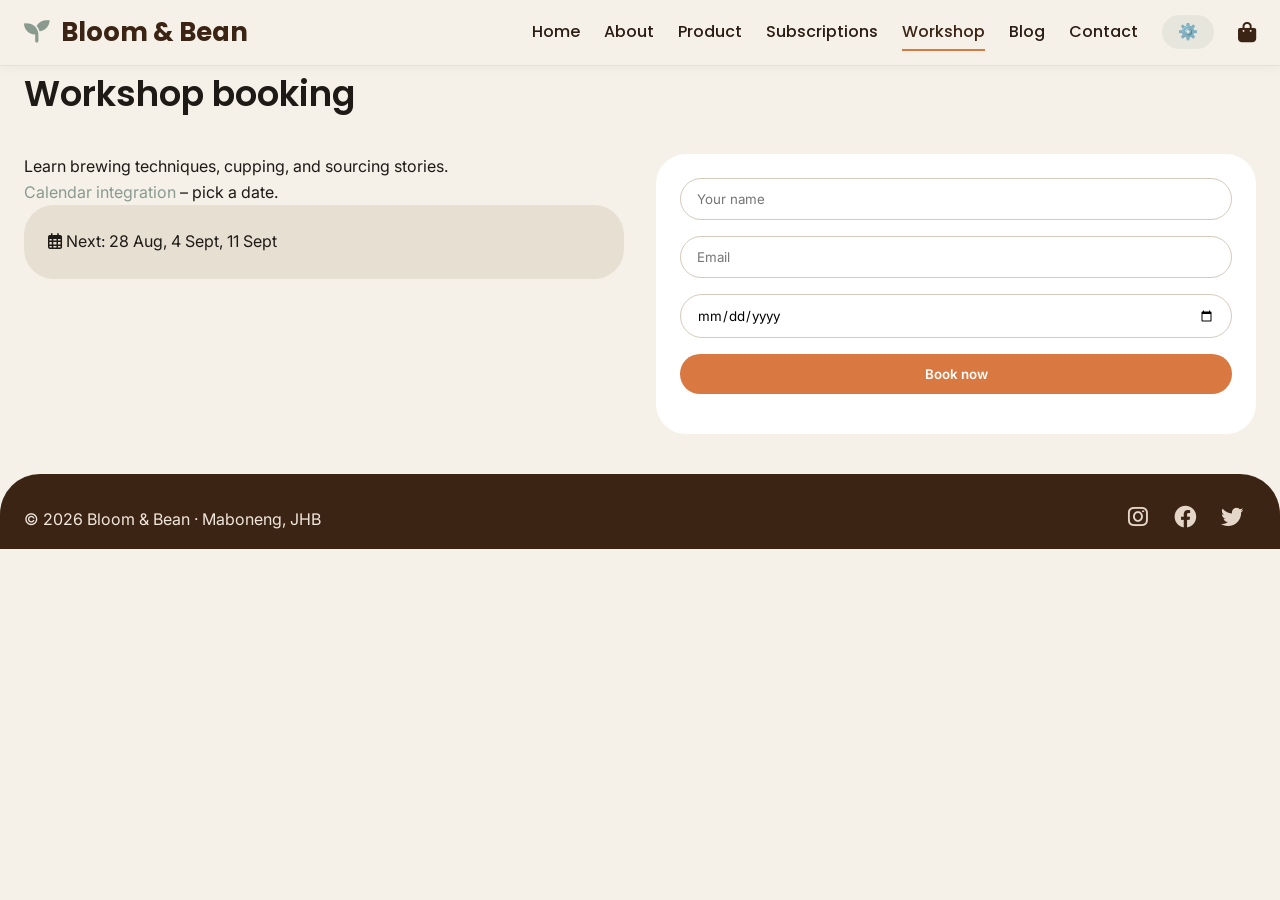
<file: Research/workshop.html>
<!DOCTYPE html>
<html lang="en">
<head>
  <meta charset="UTF-8" />
  <meta name="viewport" content="width=device-width, initial-scale=1.0" />
  <title>Workshop · Bloom & Bean</title>
  <link rel="preconnect" href="https://fonts.googleapis.com">
  <link rel="preconnect" href="https://fonts.gstatic.com" crossorigin>
  <link href="https://fonts.googleapis.com/css2?family=Inter:opsz@14..32&family=Poppins:wght@400;600;700&display=swap" rel="stylesheet">
  <link rel="stylesheet" href="https://cdnjs.cloudflare.com/ajax/libs/font-awesome/6.0.0-beta3/css/all.min.css">
  <style>
    * { margin:0; padding:0; box-sizing:border-box; }
    body { font-family:'Inter',sans-serif; background:#F5F1E8; color:#1e1a16; line-height:1.6; }
    h1,h2,h3,h4,.nav-links a,.btn { font-family:'Poppins',sans-serif; font-weight:600; }
    h2 { font-size:2.2rem; margin-bottom:0.75rem; }
    .container { max-width:1280px; margin:0 auto; padding:0 1.5rem; }
    .btn-terracotta { background:#D97941; color:#fff; border:none; padding:0.5rem 1.8rem; border-radius:60px; font-weight:600; cursor:pointer; transition:0.2s; }
    .btn-terracotta:hover { background:#c16a35; }
    header { position:sticky; top:0; z-index:100; background:#F5F1E8; box-shadow:0 2px 12px rgba(0,0,0,0.04); padding:0.75rem 0; border-bottom:1px solid rgba(60,36,21,0.08); }
    .nav-wrapper { display:flex; align-items:center; justify-content:space-between; flex-wrap:wrap; }
    .logo a { font-family:'Poppins',sans-serif; font-weight:700; font-size:1.6rem; color:#3C2415; text-decoration:none; }
    .logo i { color:#8A9A8F; margin-right:6px; }
    .nav-links { display:flex; gap:1.5rem; align-items:center; flex-wrap:wrap; }
    .nav-links a { color:#2b1d14; text-decoration:none; font-weight:500; font-size:1rem; padding:0.3rem 0; border-bottom:2px solid transparent; }
    .nav-links a:hover, .nav-links a.active { border-bottom-color:#D97941; color:#3C2415; }
    .cart-icon { font-size:1.3rem; color:#3C2415; }
    .hamburger { display:none; font-size:1.8rem; background:none; border:none; color:#3C2415; cursor:pointer; }
    .booking-grid { display:grid; grid-template-columns:1fr 1fr; gap:2rem; margin:2rem 0; }
    .booking-form input, .booking-form button { width:100%; padding:0.75rem 1rem; border-radius:40px; border:1px solid #d4cbbc; margin-bottom:1rem; font-family:'Inter',sans-serif; }
    .booking-form button { background:#D97941; color:#fff; border:none; font-weight:600; cursor:pointer; }
    .booking-form button:hover { background:#c16a35; }
    .calendar-info { background:#e7dfd2; padding:1.5rem; border-radius:30px; }
    footer { background:#3C2415; color:#f0e7dc; padding:2rem 0 1rem; margin-top:2.5rem; border-radius:40px 40px 0 0; }
    footer .container { display:flex; flex-wrap:wrap; justify-content:space-between; align-items:center; }
    footer a { color:#e4d6c8; margin:0 0.5rem; }
    footer .social i { font-size:1.4rem; margin:0 0.3rem; }
    @media (max-width:768px) { .hamburger { display:block; } .nav-links { display:none; width:100%; flex-direction:column; align-items:start; padding:1rem 0 0.5rem; gap:0.7rem; } .nav-links.open { display:flex; } .booking-grid { grid-template-columns:1fr; } }
  </style>
</head>
<body>
<header>
  <div class="container nav-wrapper">
    <div class="logo"><a href="index.html"><i class="fas fa-seedling"></i> Bloom & Bean</a></div>
    <button class="hamburger" id="hamburger"><i class="fas fa-bars"></i></button>
    <nav class="nav-links" id="navLinks">
      <a href="index.html">Home</a>
      <a href="about.html">About</a>
      <a href="product.html">Product</a>
      <a href="subscriptions.html">Subscriptions</a>
      <a href="workshop.html" class="active">Workshop</a>
      <a href="blog.html">Blog</a>
      <a href="contact.html">Contact</a>
      <a href="functionality.html" style="background:#8A9A8F20; padding:0.2rem 1rem; border-radius:40px;">⚙️</a>
      <span class="cart-icon"><i class="fas fa-shopping-bag"></i></span>
    </nav>
  </div>
</header>
<main class="container">
  <h2>Workshop booking</h2>
  <div class="booking-grid">
    <div>
      <p>Learn brewing techniques, cupping, and sourcing stories. <br> <span style="color:#8A9A8F;">Calendar integration</span> – pick a date.</p>
      <div class="calendar-info"><p><i class="far fa-calendar-alt"></i> Next: 28 Aug, 4 Sept, 11 Sept</p></div>
    </div>
    <div style="background:#fff; padding:1.5rem; border-radius:30px;">
      <form class="booking-form" onsubmit="alert('Booking request sent! (demo)'); return false;">
        <input type="text" placeholder="Your name" required>
        <input type="email" placeholder="Email" required>
        <input type="date" required>
        <button type="submit">Book now</button>
      </form>
    </div>
  </div>
</main>
<footer><div class="container"><div>© 2026 Bloom & Bean · Maboneng, JHB</div><div class="social"><a href="#"><i class="fab fa-instagram"></i></a><a href="#"><i class="fab fa-facebook"></i></a><a href="#"><i class="fab fa-twitter"></i></a></div></div></footer>
<script>
  document.getElementById('hamburger').addEventListener('click', function(){ document.getElementById('navLinks').classList.toggle('open'); });
</script>
</body>
</html>
</file>
